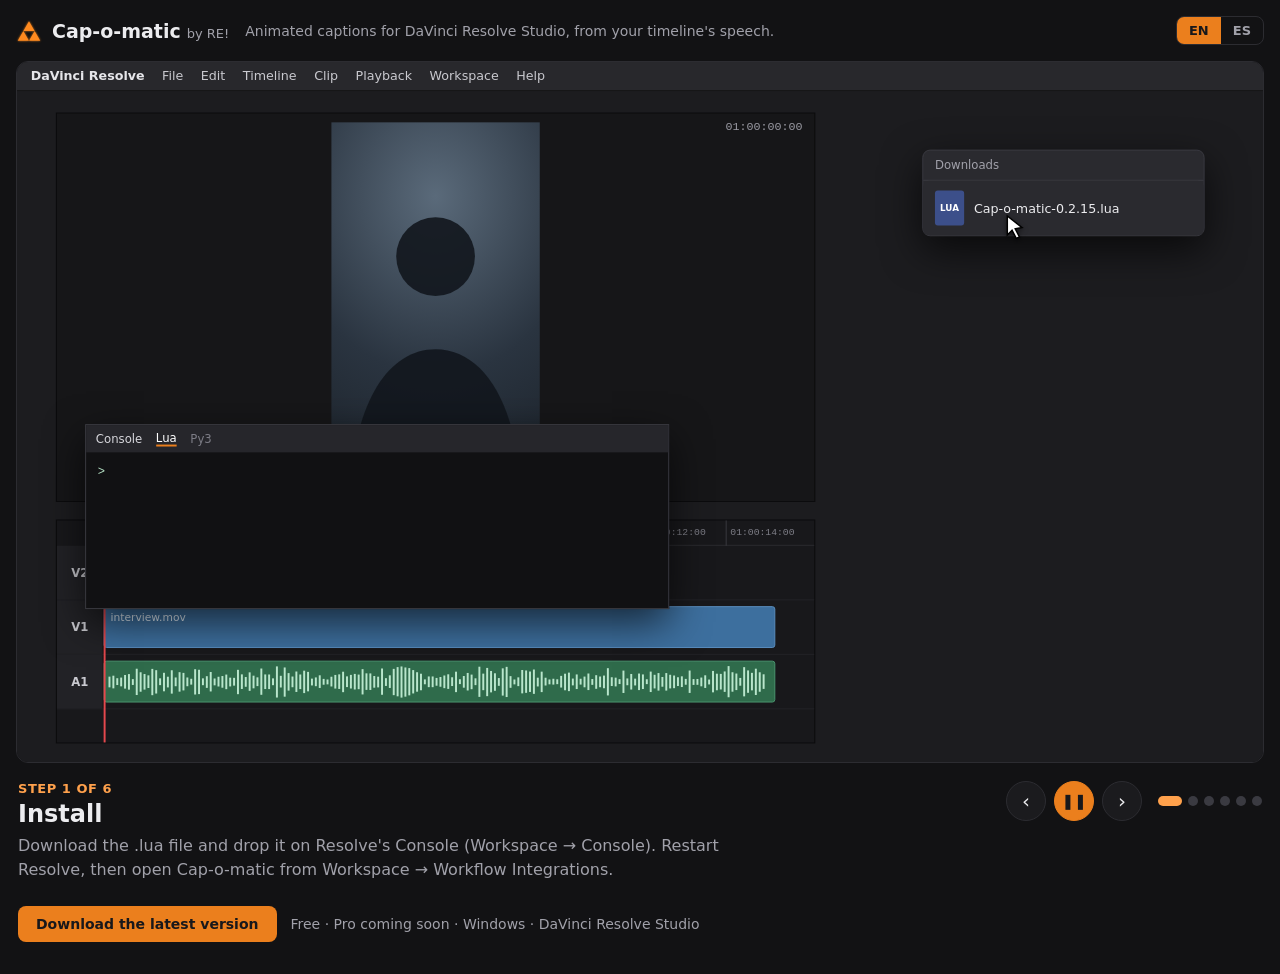
<file: index.html>
<!DOCTYPE html>
<html lang="en"><head><meta charset="UTF-8"><title>Cap-o-matic</title>
<meta http-equiv="refresh" content="0; url=tour/"><link rel="canonical" href="tour/">
<script>location.replace('tour/' + location.search);</script></head>
<body style="background:#121214;color:#ececef;font-family:system-ui,sans-serif"><a href="tour/" style="color:#ff6b3d">Cap-o-matic walkthrough</a></body></html>
</file>
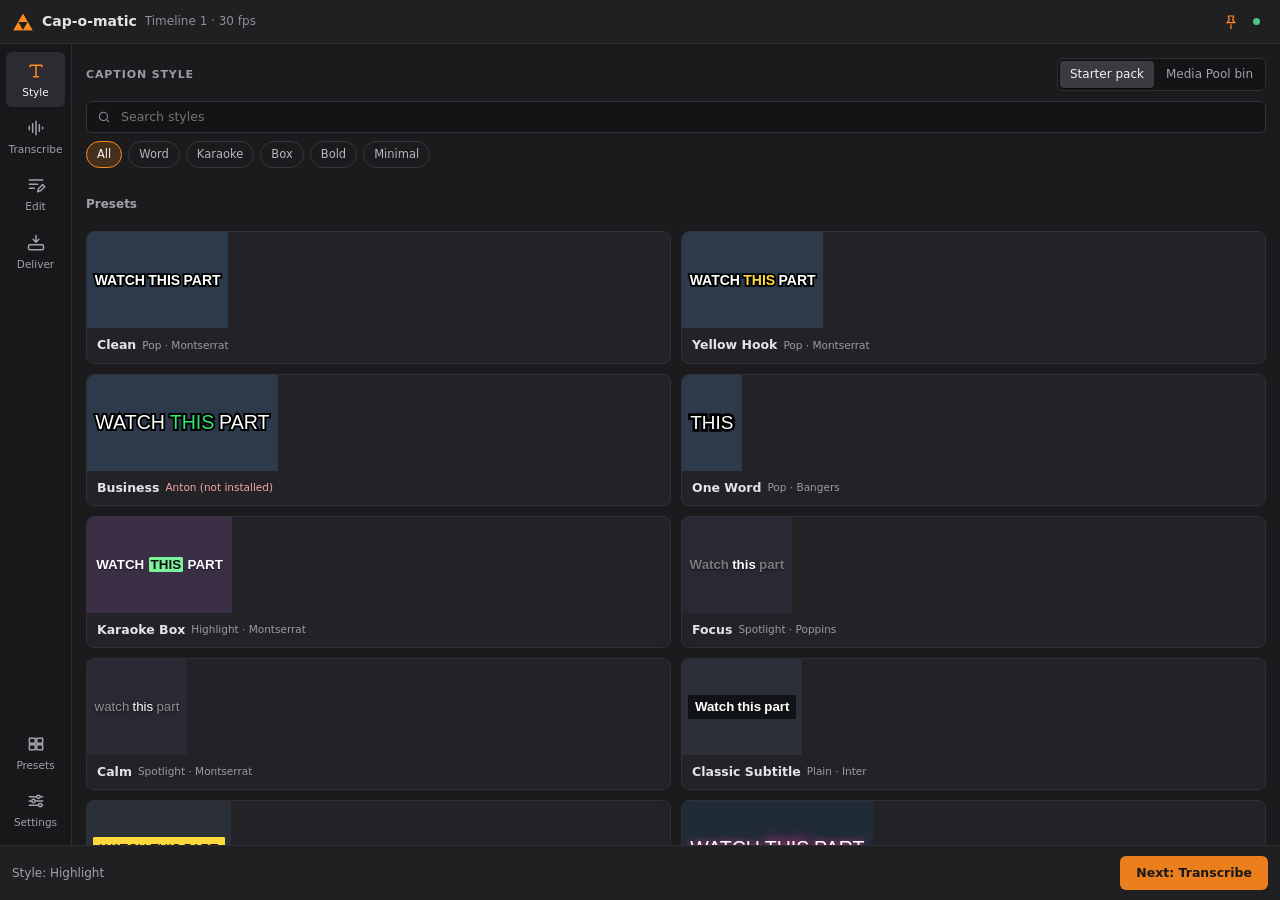
<file: plugin/index.html>
<!DOCTYPE html>
<html lang="en">
<head>
<meta charset="UTF-8">
<meta http-equiv="Content-Security-Policy" content="default-src 'self'; script-src 'self'; style-src 'self' 'unsafe-inline'; img-src 'self' data:; connect-src 'self'">
<title>Cap-o-matic</title>
<link rel="stylesheet" href="css/app.css">
</head>
<body>
<div class="app">
  <header class="top">
    <div class="brand">
      <img class="logo" src="assets/logo.svg" alt="" width="22" height="22">
      <span class="name">Cap-o-matic</span>
      <span class="tl" id="tlInfo"></span>
    </div>
    <div class="top-tools">
      <button class="upd-pill" id="updBtn" type="button" hidden></button>
      <button class="pin" id="pinBtn" type="button"></button>
      <button class="conn" id="connBtn" type="button" title="Reload from Resolve"><span class="dot" id="connDot"></span><span id="connText"></span></button>
    </div>
  </header>
  <div class="body">
    <nav class="rail" id="rail" aria-label="Steps"></nav>
    <main class="screen" id="screen"></main>
  </div>
  <footer class="bottom" id="footer"></footer>
</div>
<script src="core/timecode.js"></script>
<script src="core/transcript.js"></script>
<script src="core/phrases.js"></script>
<script src="core/srt.js"></script>
<script src="core/edit.js"></script>
<script src="core/spell.js"></script>
<script src="core/textfx.js"></script>
<script src="core/fonts.js"></script>
<script src="core/whip.js"></script>
<script src="core/presets.js"></script>
<script src="core/builtins.js"></script>
<script src="core/timing.js"></script>
<script src="js/i18n.js"></script>
<script src="js/dom.js"></script>
<script src="js/styles.js"></script>
<script src="js/mock.js"></script>
<script src="js/app.js"></script>
</body>
</html>
</file>
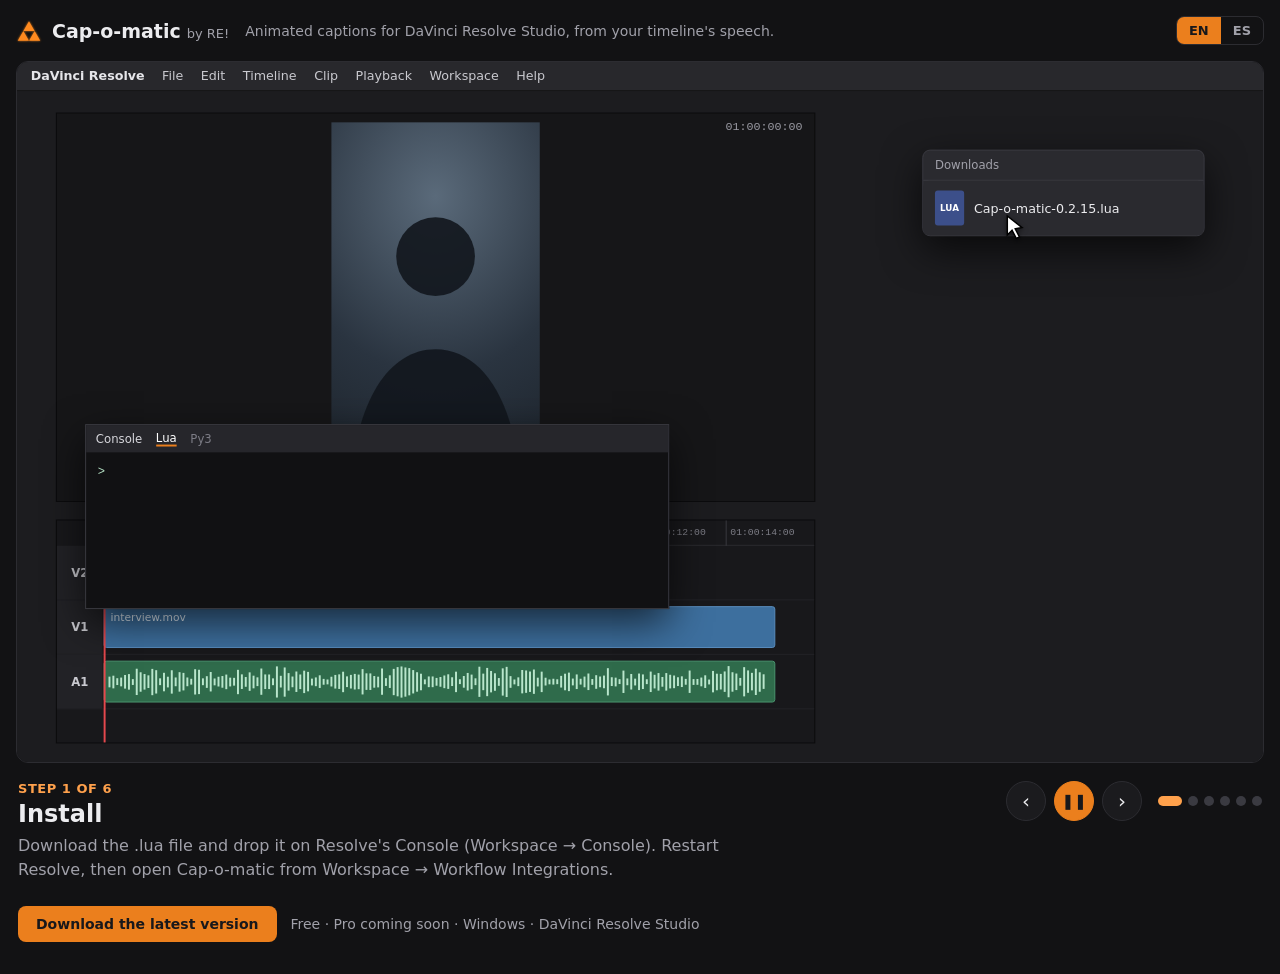
<file: tour/index.html>
<!DOCTYPE html>
<html lang="en">
<head>
<meta charset="UTF-8">
<meta name="viewport" content="width=device-width, initial-scale=1">
<title>Cap-o-matic walkthrough</title>
<meta name="description" content="How Cap-o-matic works: animated captions for DaVinci Resolve Studio, in six short steps.">
<link rel="icon" href="favicon.svg">
<link rel="stylesheet" href="fonts.css">
<link rel="stylesheet" href="tour.css">
</head>
<body>
<header class="head">
  <div class="brand"><img src="../plugin/assets/logo.svg" alt="" width="26" height="26"><span>Cap-o-matic</span><span class="by" data-t="by"></span></div>
  <p class="tag" data-t="tagline"></p>
  <div class="lang" role="group" aria-label="Language">
    <button type="button" data-lang="en">EN</button>
    <button type="button" data-lang="es">ES</button>
  </div>
</header>

<main>
  <div class="frame" id="frame">
    <div class="stage" id="stage" aria-hidden="true">
      <!-- A drawn DaVinci Resolve: menu bar, viewer, timeline, Console. The panel on the right is the real one. -->
      <div class="menubar">
        <span class="app">DaVinci Resolve</span><span>File</span><span>Edit</span><span>Timeline</span><span>Clip</span><span>Playback</span>
        <span id="mWorkspace">Workspace</span><span>Help</span>
      </div>
      <div class="menu" id="menu">
        <div>Remote Monitoring</div><div>Console</div><div>Scripts</div>
        <div class="sub" id="mWI">Workflow Integrations <i>›</i></div>
        <div class="submenu" id="submenu"><div id="mCap">Cap-o-matic</div></div>
      </div>

      <div class="viewer">
        <div class="shot">
          <svg viewBox="0 0 90 160" class="person"><circle cx="45" cy="58" r="17"/><path d="M8 160c2-40 17-62 37-62s35 22 37 62z"/></svg>
          <div class="cap" id="viewerCap"></div>
        </div>
        <div class="tcode" id="tcode">01:00:00:00</div>
      </div>

      <div class="timeline" id="timeline">
        <div class="ruler" id="ruler"></div>
        <div class="track v2"><b>V2</b><div class="lane" id="capLane"></div></div>
        <div class="track v1"><b>V1</b><div class="lane"><div class="clip video">interview.mov</div></div></div>
        <div class="track a1"><b>A1</b><div class="lane"><div class="clip audio" id="wave"></div></div></div>
        <div class="playhead" id="playhead"></div>
      </div>

      <div class="console" id="console">
        <div class="ctop"><span>Console</span><em>Lua</em><em class="off">Py3</em></div>
        <pre id="consoleText"></pre>
      </div>

      <div class="downloads" id="downloads">
        <div class="dtop" data-t="downloads"></div>
        <div class="file" id="file"><span class="ico">LUA</span><span>Cap-o-matic-0.2.15.lua</span></div>
      </div>

      <div class="restart" id="restart" data-t="restarting"></div>

      <div class="panel" id="panelBox"><iframe id="panel" title="Cap-o-matic panel" tabindex="-1"></iframe></div>

      <div class="cursor" id="cursor"><svg viewBox="0 0 20 24"><path d="M2 2l14 11-6.5 1.2 4 7.6-3 1.4-4-7.6L2 20z"/></svg><span class="ring" id="ring"></span></div>

      <div class="end" id="end">
        <div class="end-card">
          <img src="../plugin/assets/logo.svg" alt="" width="54" height="54">
          <h2 data-t="endTitle"></h2>
          <p data-t="endText"></p>
        </div>
      </div>
    </div>
  </div>

  <section class="steps" aria-live="polite">
    <div class="step-text">
      <p class="count" id="count"></p>
      <h1 id="title"></h1>
      <p id="text"></p>
    </div>
    <div class="controls">
      <button type="button" id="prev" class="ctl" data-t-label="back">‹</button>
      <button type="button" id="play" class="ctl play"></button>
      <button type="button" id="next" class="ctl" data-t-label="next">›</button>
      <div class="dots" id="dots"></div>
    </div>
  </section>

  <p class="get">
    <a class="cta" href="https://github.com/maxpiens82/cap-o-matic-releases/releases/latest" data-t="download"></a>
    <span data-t="needs"></span>
  </p>
</main>

<script src="tour.js"></script>
</body>
</html>
</file>
<file: plugin/css/app.css>
:root {
    --bg: #1b1b1d;
    --bar: #202023;
    --rail: #18181a;
    --field: #141416;
    --raised: #26262a;
    --line: #2e2e33;
    --line-2: #34343a;
    --text: #e4e4e7;
    --text-strong: #f4f4f5;
    --muted: #a1a1aa;
    --muted-2: #8e8e96;
    /* Accent: Cap-o-matic's HUD orange (docs/BRAND.md section 11; it replaced RE!'s red). Text on an orange
       fill is dark (--accent-ink, 6.4:1 on --accent-strong); white fails on orange. Small text on dark uses
       the lighter --accent-text. */
    --accent: #ff8a1f;
    --accent-strong: #eb7f1d;
    --accent-text: #ffa14c;
    --accent-tint: rgba(255, 138, 31, .18);
    --accent-ink: #18181b;
    --ok: #4cc38a;
    --bad: #e5484d;
    --sans: "IBM Plex Sans", "Segoe UI Variable Text", "Segoe UI", system-ui, sans-serif;
    --mono: "IBM Plex Mono", "Cascadia Mono", Consolas, monospace;
}

* { box-sizing: border-box; }
html, body { height: 100%; margin: 0; }
body { background: var(--bg); color: var(--text); font: 13px/1.45 var(--sans); overflow: hidden; }
button, input, select { font: inherit; color: inherit; }
button { cursor: pointer; }
button:disabled { cursor: default; opacity: .45; }
:focus-visible { outline: 2px solid var(--accent); outline-offset: 1px; }

.app { display: flex; flex-direction: column; height: 100vh; }

/* Header */
/* The header is also the window's title bar: it drags the window and leaves room on the right
   for the Windows caption buttons (env() falls back to the full width outside Electron). */
.top { height: 44px; flex-shrink: 0; display: flex; align-items: center; justify-content: space-between; gap: 8px; padding: 0 calc(100vw - env(titlebar-area-width, 100vw) + 8px) 0 12px; background: var(--bar); border-bottom: 1px solid var(--line); -webkit-app-region: drag; user-select: none; }
.top button { -webkit-app-region: no-drag; }
.brand { display: flex; align-items: center; gap: 8px; min-width: 0; flex: 1; }
.native-titlebar .brand .logo, .native-titlebar .brand .name { display: none; }
.brand .logo { display: block; flex-shrink: 0; }
.brand .name { font-weight: 600; font-size: 14px; color: var(--text); white-space: nowrap; flex-shrink: 0; }
/* A long timeline name is what gives way: it shrinks with an ellipsis, the brand never wraps. */
.brand .tl { min-width: 0; color: var(--muted-2); font-size: 12px; white-space: nowrap; overflow: hidden; text-overflow: ellipsis; }
.top-tools { display: flex; align-items: center; gap: 2px; }
/* A newer version found when the panel opened: stays in the header until installed. */
.upd-pill { height: 24px; margin-right: 4px; padding: 0 10px; border: 0; border-radius: 12px; background: var(--accent); color: #1a1205; font-size: 11.5px; font-weight: 600; white-space: nowrap; cursor: pointer; }
.upd-pill:hover { filter: brightness(1.08); }
.upd-pill[hidden] { display: none; }
.pin { display: flex; align-items: center; justify-content: center; width: 28px; height: 28px; padding: 0; border: 0; border-radius: 4px; background: none; color: var(--muted-2); }
.pin:hover { background: #2b2b31; color: var(--text); }
.pin.on { color: var(--accent); }
.conn { display: flex; align-items: center; gap: 6px; background: none; border: 0; color: var(--muted); font-size: 12px; padding: 6px; border-radius: 4px; white-space: nowrap; }
.conn:hover { background: #2b2b31; }
.dot { width: 7px; height: 7px; border-radius: 50%; background: var(--muted-2); }
.dot.ok { background: var(--ok); }
.dot.bad { background: var(--bad); }

/* Rail */
.body { flex: 1; display: flex; min-height: 0; }
.rail { width: 72px; flex-shrink: 0; display: flex; flex-direction: column; gap: 2px; padding: 8px 6px; background: var(--rail); border-right: 1px solid var(--line); }
.rail .spacer { flex: 1; }
.nav { display: flex; flex-direction: column; align-items: center; gap: 4px; width: 100%; padding: 9px 0 7px; border: 0; border-radius: 6px; background: transparent; color: var(--muted); font-size: 10.5px; font-weight: 500; }
.nav:hover { color: var(--text); }
.nav.on { background: #2b2b31; color: var(--text-strong); }
.nav.on svg { color: var(--accent); }

/* Screen */
.screen { flex: 1; min-width: 0; overflow-y: auto; padding-bottom: 16px; }
.section { margin: 0; padding: 16px 14px 8px; font-size: 11px; letter-spacing: .08em; text-transform: uppercase; color: #9a9aa3; font-weight: 600; }
/* Wraps when a language's labels don't fit beside the title (Spanish on the Style screen). */
.section-row { display: flex; flex-wrap: wrap; align-items: center; justify-content: space-between; gap: 8px; padding: 14px 14px 10px; }
.section-row .section { padding: 0; white-space: nowrap; }
.sub-head { padding: 12px 14px 6px; font-size: 12px; font-weight: 600; color: var(--muted); }
.pad { padding: 0 14px; }
.hint { margin: 0 14px 10px; font-size: 12px; color: var(--muted); line-height: 1.5; }

.seg { display: flex; gap: 2px; background: var(--field); border: 1px solid var(--line); border-radius: 6px; padding: 2px; }
.seg button { flex: 1; border: 0; border-radius: 4px; padding: 5px 10px; font-size: 12px; font-weight: 500; white-space: nowrap; background: transparent; color: var(--muted); }
.seg button.on { background: #3a3a41; color: var(--text-strong); box-shadow: 0 1px 0 rgba(0,0,0,.4); }
.seg button .whip-icon { display: block; width: 44px; height: 22px; margin: -3px auto; fill: none; stroke: currentColor; stroke-width: 1.4; stroke-linecap: round; stroke-linejoin: round; }
.whip-icon .word { fill: currentColor; stroke: none; }
.whip-icon .came { stroke-dasharray: 1.5 2.5; opacity: .55; }

.row { display: grid; grid-template-columns: 96px minmax(0, 1fr); align-items: center; gap: 10px; padding: 4px 14px; }
.row.top-align { align-items: start; }
.row.slider { grid-template-columns: 96px minmax(0, 1fr) 44px; }
.lbl { color: var(--muted); font-size: 12px; }
.val { font-family: var(--mono); font-size: 12px; text-align: center; background: var(--field); border: 1px solid var(--line-2); border-radius: 4px; padding: 3px 0; }
input[type=range] { width: 100%; accent-color: var(--accent); }
input[type=checkbox] { width: 15px; height: 15px; margin: 0; accent-color: var(--accent); }
.field { width: 100%; height: 30px; background: var(--field); color: var(--text); border: 1px solid var(--line-2); border-radius: 5px; padding: 0 8px; font-size: 12.5px; }
.field.small { width: 64px; height: 26px; font-family: var(--mono); font-size: 12px; padding: 0 6px; }
.check { display: flex; align-items: center; gap: 8px; padding: 5px 14px; color: #d4d4d8; }
.check-list { display: flex; flex-direction: column; gap: 4px; }
.check-list label { display: flex; align-items: center; gap: 8px; color: #d4d4d8; }
.check-list .meta { color: var(--muted-2); font-size: 11.5px; }

.search { display: flex; align-items: center; gap: 8px; height: 32px; padding: 0 10px; background: var(--field); border: 1px solid var(--line-2); border-radius: 6px; color: var(--muted-2); }
.search input { flex: 1; min-width: 0; background: transparent; border: 0; outline: none; color: var(--text); font-size: 12.5px; }
.chips { display: flex; flex-wrap: wrap; gap: 6px; }
.chip { border-radius: 999px; padding: 4px 10px; font-size: 11.5px; font-weight: 500; border: 1px solid #36363c; background: transparent; color: #b4b4bc; }
.chip.on { border-color: var(--accent); background: var(--accent-tint); color: var(--text-strong); }

.tiles { display: grid; grid-template-columns: repeat(2, minmax(0, 1fr)); gap: 10px; padding: 0 14px; }
.tile { display: flex; flex-direction: column; padding: 0; border-radius: 8px; overflow: hidden; text-align: left; background: #232327; border: 1px solid #303036; }
.tile.on { border-color: var(--accent); box-shadow: 0 0 0 1px var(--accent); }
.stage { height: 96px; display: flex; align-items: center; justify-content: center; text-align: center; padding: 0 6px; font-size: 14px; line-height: 1.15; overflow: hidden; }
.stage > span { white-space: nowrap; }
.stage span span { margin: 0 .12em; }
.tile-meta { display: flex; align-items: center; justify-content: space-between; gap: 6px; padding: 8px 10px; }
.tile-meta .n { font-weight: 600; font-size: 12.5px; color: var(--text); }
.tile-meta .t { font-size: 10.5px; color: #9a9aa3; }

.list-item { display: flex; align-items: center; gap: 10px; width: 100%; padding: 10px 12px; border-radius: 6px; font-size: 12.5px; background: var(--bar); border: 1px solid var(--line); text-align: left; }
.list-item.on { background: #26262b; border-color: var(--accent); }
.radio { width: 14px; height: 14px; border-radius: 50%; flex-shrink: 0; border: 1.5px solid #6a6a72; }
.list-item.on .radio { border: 4px solid var(--accent); }
.stack { display: flex; flex-direction: column; gap: 8px; }

.note { margin: 6px 14px 0; padding: 8px 10px; background: var(--bar); border: 1px solid var(--line); border-radius: 6px; font-size: 12px; color: var(--muted); line-height: 1.5; }
.note.ok { background: #1d2922; border-color: #2f4a3a; color: #bfead0; }
.note.err { background: #2a1c1d; border-color: #5a2a2d; color: #f3c1c3; }
.note strong { color: var(--text); font-weight: 600; }

.preview { margin: 10px 14px 0; background: var(--field); border: 1px solid var(--line); border-radius: 6px; overflow: hidden; }
.preview .head { display: flex; justify-content: space-between; padding: 7px 10px; font-size: 11px; letter-spacing: .06em; color: #9a9aa3; border-bottom: 1px solid var(--line); }
.preview .item { display: flex; gap: 10px; padding: 7px 10px; border-bottom: 1px solid #222226; font-size: 12.5px; white-space: pre-line; }
.preview .item:last-child { border-bottom: 0; }
.preview .num { font-family: var(--mono); color: var(--muted-2); width: 20px; flex-shrink: 0; }

.dropzone { margin: 0 14px; padding: 20px 12px; border: 1px dashed #4a4a52; border-radius: 8px; color: var(--muted); display: flex; flex-direction: column; align-items: center; gap: 10px; text-align: center; }
.dropzone.over { border-color: var(--accent); color: var(--text); }

.caps { border-top: 1px solid #26262a; }
.cap { display: grid; grid-template-columns: 82px minmax(0, 1fr) 28px; gap: 8px; align-items: start; padding: 8px 14px 4px; border-bottom: 1px solid #26262a; }
.cap.sel { background: var(--bar); }
.cap.play { box-shadow: inset 3px 0 0 var(--accent); }
.cap .tc { display: flex; flex-direction: column; align-items: flex-start; gap: 2px; padding: 3px 4px; margin: -3px 0 0 -4px; border: 0; border-radius: 4px; background: none; font-family: var(--mono); font-size: 11px; color: var(--muted-2); text-align: left; }
.cap .tc:hover { background: #2b2b31; color: var(--text); }
.cap.sel .tc { color: var(--text); }
.line { display: flex; flex-wrap: wrap; align-items: center; }
.word { border: 1px solid var(--line-2); background: var(--raised); color: var(--text); border-radius: 4px; padding: 3px 6px; margin: 0 4px 4px 0; font-size: 13px; line-height: 1.3; }
.word:hover { border-color: #55555e; }
/* Spell check marks: a close call to review, a fix made for you, the word under review. */
.word.sp-unsure { text-decoration: underline wavy var(--bad); text-underline-offset: 3px; }
.word.sp-fixed { text-decoration: underline dotted var(--ok); text-underline-offset: 3px; }
.word.sp-on { box-shadow: 0 0 0 2px var(--accent); }
/* Prune: a pruned word stays in its place, struck through, until it's kept again. */
.word.pruned { color: var(--muted-2); background: transparent; border-style: dashed; text-decoration: line-through; opacity: 0.7; }
.word.pruned:hover { opacity: 1; }
.prune-actions { display: flex; align-items: center; gap: 10px; flex-wrap: wrap; }
/* Edit: title, modes, hint or brush, spelling bar stay at the top; only the captions scroll. */
.ed-sticky { position: sticky; top: 0; z-index: 5; background: var(--bg); padding-bottom: 2px; border-bottom: 1px solid transparent; }
.screen.scrolled .ed-sticky { border-bottom-color: var(--line); box-shadow: 0 8px 18px rgba(0, 0, 0, .45); }
#capList .cap { scroll-margin-top: var(--ed-sticky-h, 0px); }
.spell-bar { margin: 0 14px 10px; padding: 8px 10px; border: 1px solid var(--line-2); border-radius: 6px; background: var(--raised); }
.sp-head { display: flex; align-items: center; justify-content: space-between; gap: 8px; font-size: 12px; color: var(--muted); }
.sp-q { margin: 6px 0; font-size: 12.5px; color: var(--text); }
.sp-choices { display: flex; flex-wrap: wrap; align-items: center; gap: 6px; }
.sp-type { display: flex; align-items: center; gap: 6px; margin-top: 6px; }
.sp-type .field { flex: 1; min-width: 0; height: 28px; font-size: 13px; }
.lb-mark { color: var(--muted-2); font-size: 12px; margin: 0 0 4px; }
.field.spell { height: 30px; margin-bottom: 4px; font-size: 13px; }
.nudge { grid-column: 1 / -1; display: flex; flex-wrap: wrap; align-items: center; gap: 4px; padding: 2px 0 6px; }
.nudge .tcv { font-family: var(--mono); font-size: 11.5px; min-width: 82px; text-align: center; }
.icon-btn.step { width: 26px; height: 26px; font-size: 15px; line-height: 1; }
.tools { display: flex; gap: 4px; }
.brush { margin: 0 14px 10px; padding: 10px; background: var(--bar); border: 1px solid var(--line); border-radius: 6px; display: flex; flex-direction: column; gap: 8px; }
.brush .row { grid-template-columns: 56px minmax(0, 1fr); }
.swatches { display: flex; flex-wrap: wrap; align-items: center; gap: 6px; }   /* a long row wraps; the swatches never squash */
.swatch { flex-shrink: 0; width: 24px; height: 24px; border-radius: 50%; padding: 0; border: 2px solid var(--bar); box-shadow: 0 0 0 1px #3a3a41; }
.swatch.on { box-shadow: 0 0 0 2px var(--text-strong); }
.swatch-custom { flex-shrink: 0; width: 28px; height: 26px; padding: 0 2px; border: 1px solid var(--line-2); border-radius: 4px; background: var(--field); cursor: pointer; }

.empty { margin: 40px 24px; text-align: center; color: var(--muted); line-height: 1.6; }
.empty strong { display: block; color: var(--text); font-size: 14px; margin-bottom: 4px; }

/* Deliver */
.pv-tools { display: flex; flex-wrap: wrap; align-items: center; justify-content: space-between; gap: 6px 8px; padding: 0 14px 8px; }
.pv-zone-pick { display: flex; align-items: center; gap: 6px; font-size: 12px; color: var(--muted); white-space: nowrap; }
.pv-zone-pick .field { width: auto; height: 26px; padding: 0 6px; }
.stepper { display: flex; align-items: center; gap: 4px; margin-left: auto; font-size: 12px; color: var(--muted); white-space: nowrap; }
.stepper .icon-btn { width: 24px; height: 24px; font-size: 15px; }
.mono { font-family: var(--mono); min-width: 54px; text-align: center; }
.pv-wrap { display: flex; flex-direction: column; align-items: center; gap: 6px; padding: 0 14px 4px; }
/* The preview section (mask, caption stepper, frame) stays at the top while Deliver's settings
   scroll underneath; the shadow appears only once something is under it. */
.pv-sticky { position: sticky; top: 0; z-index: 5; padding: 8px 0 6px; background: var(--bg); border-bottom: 1px solid transparent; }
.screen.scrolled .pv-sticky { border-bottom-color: var(--line); box-shadow: 0 8px 18px rgba(0, 0, 0, .45); }
/* On the frame, so showing it moves nothing below. */
.pv-warn { position: absolute; left: 0; right: 0; top: 0; z-index: 3; padding: 5px 7px; font-size: 11px; line-height: 1.35; color: #fff; text-align: center; background: rgba(150, 28, 32, .9); }
.pv-frame.over { box-shadow: 0 0 0 2px var(--bad); }
.pv-frame { position: relative; overflow: hidden; flex-shrink: 0; border-radius: 4px; background: #2a3038; box-shadow: 0 0 0 1px var(--line-2); }
/* The stand-in person (assets/silhouette.svg), whole: head top at 27 % of the frame (like the owner's 9:16 test
   clip), feet just above the bottom. */
.pv-figure { position: absolute; left: 50%; top: 27%; height: 69%; transform: translateX(-50%); pointer-events: none; }
.pv-guide { position: absolute; inset: 0; width: 100%; height: 100%; opacity: .7; pointer-events: none; }   /* the mask's opacity (resolve.js GUIDE_OPACITY) */
.swatch-custom.on { outline: 2px solid var(--text-strong); outline-offset: 1px; }
.swatch-pick { flex-shrink: 0; width: 28px; height: 26px; padding: 0; display: inline-flex; align-items: center; justify-content: center; border: 1px solid var(--line-2); border-radius: 4px; background: var(--field); color: var(--muted); }
.swatch-pick:hover { color: var(--text-strong); border-color: var(--muted-2); }
/* No automatic wrapping: like Text+, a caption only breaks at its own line break. */
.pv-cap { position: absolute; transform: translate(-50%, -50%); white-space: nowrap; text-align: center; line-height: 1.2; }
/* Pop's spoken word, keyed like the comp: 60 % → 110 % at frame 2 → 100 % at frame 5 (30 fps). */
@keyframes cap-pop { 0% { transform: scale(.6); } 40% { transform: scale(1.1); } 100% { transform: scale(1); } }
.swatch.none { background: linear-gradient(135deg, transparent 44%, #a1a1aa 44%, #a1a1aa 56%, transparent 56%), var(--field); }
.chip.punct { min-width: 32px; font-family: var(--mono); }
/* Whip: the preview canvas over the frame (words drag on it), the gallery stills, the angle dial. */
.pv-canvas { position: absolute; inset: 0; width: 100%; height: 100%; touch-action: none; }
.pv-canvas.over { cursor: grab; }
.pv-canvas.dragging { cursor: grabbing; }
.whip-still { display: block; width: 100%; height: 100%; object-fit: contain; }
.dial-cell { display: flex; align-items: center; }
.dial { width: 44px; height: 44px; border-radius: 50%; touch-action: none; cursor: grab; }
.dial.held { cursor: grabbing; }
.dial svg { display: block; width: 100%; height: 100%; }
.dial .ring { fill: var(--field); stroke: var(--line-2); stroke-width: 1.5; }
.dial:hover .ring { stroke: var(--muted-2); }
.dial .tick { stroke: var(--muted-2); stroke-width: 1.5; stroke-linecap: round; }
.dial .needle { stroke: var(--accent); stroke-width: 2.4; stroke-linecap: round; }
.dial .head { fill: var(--accent); }
.dial .hub { fill: var(--text-strong); }
.progress { flex: 1; min-width: 0; display: flex; align-items: center; gap: 8px; font-size: 12px; color: var(--muted); white-space: nowrap; }
.progress .track { flex: 1; height: 6px; border-radius: 3px; background: var(--field); border: 1px solid var(--line); overflow: hidden; }
.progress .fill { height: 100%; background: var(--accent); transition: width .15s; }

/* Buttons */
.btn { height: 34px; padding: 0 14px; border-radius: 6px; font-size: 12.5px; white-space: nowrap; border: 1px solid #3a3a41; background: #2a2a2f; color: var(--text); font-weight: 500; }
.btn.block { width: 100%; }
.btn.primary { border: 0; background: var(--accent-strong); color: var(--accent-ink); font-weight: 600; padding: 0 16px; }
.btn.primary:hover:not(:disabled) { background: var(--accent); }
.btn.ghost { background: transparent; color: #d4d4d8; font-size: 12px; padding: 0 10px; }
.btn.small { height: 28px; font-size: 12px; padding: 0 10px; }
.btn.danger { border-color: #7a3236; background: #5a2a2d; color: #fff; font-weight: 600; }
.btn.danger:hover { background: #6e2f33; }
.icon-btn { display: flex; align-items: center; justify-content: center; width: 28px; height: 28px; padding: 0; background: transparent; border: 1px solid var(--line-2); border-radius: 4px; color: #c4c4cc; }
/* Section reset (Deliver), borderless like Resolve's Inspector reset arrows; dim when there's nothing to reset. */
.icon-btn.reset { width: 26px; height: 26px; border-color: transparent; color: var(--muted-2); }
.icon-btn.reset:hover:not(:disabled) { color: var(--text-strong); background: var(--raised); }
.icon-btn.reset:disabled { opacity: .35; cursor: default; }
.linklike { background: none; border: 0; padding: 0; color: var(--accent-text); text-decoration: underline; font-size: 12px; }
.track-err { display: flex; flex-wrap: wrap; gap: 4px 10px; align-items: baseline; font-size: 12px; color: #f3a6a9; }

/* Footer */
.bottom { flex-shrink: 0; padding: 10px 12px; background: var(--bar); border-top: 1px solid var(--line); }
.bottom .bar { display: flex; align-items: center; gap: 8px; min-height: 34px; }
/* Warnings and errors end with what to do next, so they wrap instead of being cut to one line. */
.bottom .msg { flex: 1; min-width: 0; font-size: 12px; line-height: 1.35; color: var(--muted); overflow: hidden; overflow-wrap: anywhere; display: -webkit-box; -webkit-box-orient: vertical; -webkit-line-clamp: 4; }
.bottom .msg.err { color: #f3a6a9; }

.spinner { width: 14px; height: 14px; border-radius: 50%; border: 2px solid #4a4a52; border-top-color: var(--accent); animation: spin .8s linear infinite; flex-shrink: 0; }
@keyframes spin { to { transform: rotate(360deg); } }
.busy { display: flex; align-items: center; gap: 10px; }
.tile-meta .t.missing { color: #f3a6a9; }
.from-pack { margin-left: 8px; font-size: 11px; color: #9a9aa3; }
</file>
<file: tour/fonts.css>
/* The bundled OFL fonts (installer/fonts), so the walkthrough looks the same on computers without them. */
@font-face { font-family: 'Montserrat'; font-weight: 800; font-style: normal; font-display: swap; src: url('../installer/fonts/Montserrat/Montserrat-ExtraBold.ttf') format('truetype'); }
@font-face { font-family: 'Montserrat'; font-weight: 500; font-style: normal; font-display: swap; src: url('../installer/fonts/Montserrat/Montserrat-Medium.ttf') format('truetype'); }
@font-face { font-family: 'Anton'; font-weight: 400; font-style: normal; font-display: swap; src: url('../installer/fonts/Anton/Anton-Regular.ttf') format('truetype'); }
@font-face { font-family: 'Archivo Black'; font-weight: 400; font-style: normal; font-display: swap; src: url('../installer/fonts/Archivo Black/ArchivoBlack-Regular.ttf') format('truetype'); }
@font-face { font-family: 'Bangers'; font-weight: 400; font-style: normal; font-display: swap; src: url('../installer/fonts/Bangers/Bangers-Regular.ttf') format('truetype'); }
@font-face { font-family: 'Bebas Neue'; font-weight: 400; font-style: normal; font-display: swap; src: url('../installer/fonts/Bebas Neue/BebasNeue-Regular.ttf') format('truetype'); }
@font-face { font-family: 'Inter'; font-weight: 600; font-style: normal; font-display: swap; src: url('../installer/fonts/Inter/Inter-SemiBold.ttf') format('truetype'); }
@font-face { font-family: 'Poppins'; font-weight: 700; font-style: normal; font-display: swap; src: url('../installer/fonts/Poppins/Poppins-Bold.ttf') format('truetype'); }
@font-face { font-family: 'Space Mono'; font-weight: 700; font-style: normal; font-display: swap; src: url('../installer/fonts/Space Mono/SpaceMono-Bold.ttf') format('truetype'); }
@font-face { font-family: 'TikTok Sans'; font-weight: 600; font-style: normal; font-display: swap; src: url('../installer/fonts/TikTok Sans/TikTokSans36pt-SemiBold.ttf') format('truetype'); }
</file>
<file: tour/tour.css>
/* Cap-o-matic walkthrough. The stage is drawn at 1280×720 and scaled to fit (tour.js). */
:root {
    --bg: #121214;
    --surface: #1b1b1e;
    --line: #2c2c31;
    --text: #ececef;
    --muted: #a1a1aa;
    --accent: #eb7f1d;      /* Cap-o-matic's HUD orange (docs/BRAND.md section 11); dark text on it */
    --accent-2: #ffa14c;
    --accent-ink: #18181b;
    --teal: #2aa198;
    --ui: 'Segoe UI', system-ui, -apple-system, sans-serif;
}
* { box-sizing: border-box; }
html, body { margin: 0; background: var(--bg); color: var(--text); font-family: var(--ui); }
body { min-height: 100vh; }
button { font: inherit; color: inherit; cursor: pointer; }

.head { display: flex; align-items: center; gap: 16px; max-width: 1280px; margin: 0 auto; padding: 16px; flex-wrap: wrap; }
.brand { display: flex; align-items: center; gap: 10px; font-weight: 700; font-size: 19px; }
.brand .by { font-weight: 500; font-size: 13px; color: var(--muted); align-self: flex-end; margin: 0 0 3px -4px; }
.tag { margin: 0; color: var(--muted); font-size: 14px; flex: 1; min-width: 200px; }
.lang { display: flex; border: 1px solid var(--line); border-radius: 8px; overflow: hidden; }
.lang button { background: none; border: 0; padding: 6px 12px; font-size: 13px; font-weight: 600; color: var(--muted); }
.lang button[aria-pressed="true"] { background: var(--accent); color: var(--accent-ink); }

main { max-width: 1280px; margin: 0 auto; padding: 0 16px 32px; }
.frame { position: relative; width: 100%; aspect-ratio: 16 / 9; overflow: hidden; border-radius: 12px; border: 1px solid var(--line); background: #0d0d0f; }
.stage { position: absolute; left: 0; top: 0; width: 1280px; height: 720px; transform-origin: 0 0; background: #1c1c1f; overflow: hidden; font-size: 13px; }

/* ---- drawn Resolve ---- */
.menubar { height: 30px; display: flex; align-items: center; gap: 18px; padding: 0 14px; background: #28282c; color: #c9c9cf; font-size: 13px; border-bottom: 1px solid #111; }
.menubar .app { font-weight: 700; color: #e6e6ea; }
.menubar span.open { background: #3b3b42; border-radius: 3px; padding: 2px 6px; margin: -2px -6px; }
.menu { position: absolute; left: 410px; top: 30px; width: 230px; background: #2b2b30; border: 1px solid #141416; box-shadow: 0 10px 30px #0008; padding: 6px 0; color: #d6d6db; opacity: 0; pointer-events: none; transition: opacity .15s; z-index: 6; }
.menu.show { opacity: 1; }
.menu > div { padding: 6px 14px; display: flex; justify-content: space-between; }
.menu .sub.on, .submenu div.on { background: #3e3e46; }
.submenu { position: absolute; left: 229px; top: 99px; width: 170px; background: #2b2b30; border: 1px solid #141416; padding: 6px 0; opacity: 0; transition: opacity .15s; }
.submenu.show { opacity: 1; }
.submenu div { padding: 6px 14px; }

.viewer { position: absolute; left: 40px; top: 52px; width: 780px; height: 400px; background: #161618; border: 1px solid #0c0c0d; display: flex; align-items: center; justify-content: center; }
.shot { position: relative; width: 214px; height: 380px; background: radial-gradient(120% 80% at 50% 20%, #5a6a7a, #2a3440 60%, #1d242c); overflow: hidden; }
.person { position: absolute; left: 0; right: 0; bottom: 0; width: 100%; fill: #12171d; opacity: .9; }
.tcode { position: absolute; right: 12px; top: 8px; font: 12px/1 Consolas, monospace; color: #9a9aa3; }
.cap { position: absolute; left: 0; right: 0; top: 64%; transform: translateY(-50%); text-align: center; font-family: 'Montserrat', sans-serif; font-weight: 800; font-size: 19px; line-height: 1.2; color: #fff; text-transform: uppercase; padding: 0 8px; }
.cap span { display: inline-block; margin: 0 .1em; -webkit-text-stroke: .16em #000; paint-order: stroke fill; text-shadow: 0 2px 6px #0009; }
.cap span.on { color: #FFD93B; animation: pop .17s linear; }
@keyframes pop { 0% { transform: scale(.6); } 60% { transform: scale(1.12); } 100% { transform: scale(1); } }

.timeline { position: absolute; left: 40px; top: 470px; width: 780px; height: 230px; background: #18181b; border: 1px solid #0c0c0d; }
.ruler { position: relative; height: 26px; margin-left: 48px; border-bottom: 1px solid #2a2a2f; font: 10px/26px Consolas, monospace; color: #7d7d86; }
.ruler span { position: absolute; top: 0; padding-left: 4px; border-left: 1px solid #3a3a40; height: 26px; }
.track { position: relative; height: 56px; display: flex; border-bottom: 1px solid #222226; }
.track b { width: 48px; display: flex; align-items: center; justify-content: center; font-size: 12px; color: #c9c9cf; background: #222226; border-right: 1px solid #111; }
.lane { position: relative; flex: 1; }
.clip { position: absolute; top: 6px; bottom: 6px; border-radius: 3px; font-size: 11px; padding: 4px 6px; overflow: hidden; white-space: nowrap; }
.clip.video { left: 0; right: 40px; background: #3d6f9e; border: 1px solid #5a8ec0; color: #e5f0fa; }
.clip.audio { left: 0; right: 40px; background: #2f6b4b; border: 1px solid #4b9670; }
.clip.audio i { position: absolute; bottom: 50%; width: 2px; background: #b9e6cc; transform: translateY(50%); }
.clip.capclip { background: #1f8f87; border: 1px solid #3fc1b8; color: #e7fffd; font-size: 10px; padding: 3px 4px; transform-origin: left center; animation: grow .25s ease-out both; }
@keyframes grow { from { transform: scaleX(0); opacity: 0; } to { transform: none; opacity: 1; } }
.playhead { position: absolute; top: 0; bottom: 0; left: 48px; width: 2px; background: #e5484d; }
.playhead::before { content: ''; position: absolute; top: 0; left: -5px; border: 6px solid transparent; border-top-color: #e5484d; }

.console { position: absolute; left: 70px; top: 372px; width: 600px; height: 190px; background: #111113; border: 1px solid #3a3a41; box-shadow: 0 14px 40px #000a; opacity: 0; transform: translateY(10px); transition: opacity .25s, transform .25s; z-index: 4; }
.console.show { opacity: 1; transform: none; }
.console.drop { outline: 2px dashed var(--accent-2); outline-offset: -6px; }
.ctop { display: flex; gap: 14px; align-items: center; height: 28px; padding: 0 10px; background: #26262b; font-size: 12px; color: #d6d6db; }
.ctop em { font-style: normal; color: #fff; border-bottom: 2px solid var(--accent); }
.ctop em.off { color: #7d7d86; border: 0; }
.console pre { margin: 0; padding: 10px 12px; font: 12.5px/1.6 Consolas, monospace; color: #b7e4c7; white-space: pre-wrap; }

.downloads { position: absolute; left: 930px; top: 90px; width: 290px; background: #2a2a2f; border: 1px solid #3a3a41; border-radius: 8px; box-shadow: 0 14px 40px #000a; opacity: 0; transition: opacity .25s; z-index: 5; }
.downloads.show { opacity: 1; }
.dtop { padding: 8px 12px; font-size: 12px; color: var(--muted); border-bottom: 1px solid #3a3a41; }
.file { display: flex; align-items: center; gap: 10px; padding: 10px 12px; font-size: 13px; background: #2a2a2f; border-radius: 6px; }
.file .ico { width: 30px; height: 36px; border-radius: 3px; background: #3c4f8a; color: #fff; font: 700 9px/36px var(--ui); text-align: center; }
.file.drag { position: absolute; width: 270px; z-index: 9; box-shadow: 0 10px 30px #000b; border: 1px solid #555; }

.restart { position: absolute; inset: 0; background: #0b0b0ccc; display: flex; align-items: center; justify-content: center; font-size: 22px; color: #ddd; opacity: 0; pointer-events: none; transition: opacity .3s; z-index: 7; }
.restart.show { opacity: 1; }

.panel { position: absolute; left: 890px; top: 44px; width: 480px; height: 900px; transform: scale(.72); transform-origin: 0 0; border-radius: 10px; overflow: hidden; box-shadow: 0 20px 60px #000c; border: 1px solid #3a3a41; opacity: 0; translate: 40px 0; transition: opacity .4s, translate .4s; z-index: 3; }
.panel.show { opacity: 1; translate: 0 0; }
.panel iframe { width: 480px; height: 900px; border: 0; display: block; background: #1b1b1d; pointer-events: none; }

.cursor { position: absolute; left: 1100px; top: 600px; width: 22px; height: 26px; z-index: 10; pointer-events: none; transition-property: left, top; transition-timing-function: cubic-bezier(.45, .05, .25, 1); }
.cursor svg { width: 22px; height: 26px; fill: #fff; stroke: #000; stroke-width: 1.4; filter: drop-shadow(0 2px 3px #0008); }
.ring { position: absolute; left: -14px; top: -14px; width: 30px; height: 30px; border-radius: 50%; border: 2px solid var(--accent-2); opacity: 0; }
.ring.go { animation: ring .45s ease-out; }
@keyframes ring { from { transform: scale(.3); opacity: 1; } to { transform: scale(1.4); opacity: 0; } }

.end { position: absolute; inset: 0; display: flex; align-items: center; justify-content: center; background: #0d0d0fdd; opacity: 0; pointer-events: none; transition: opacity .4s; z-index: 8; }
.end.show { opacity: 1; }
.end-card { text-align: center; max-width: 560px; }
.end-card h2 { font-size: 34px; margin: 14px 0 8px; }
.end-card p { font-size: 18px; color: var(--muted); margin: 0; line-height: 1.5; }

/* ---- steps and controls ---- */
.steps { display: flex; gap: 20px; align-items: flex-start; justify-content: space-between; padding: 18px 2px 6px; flex-wrap: wrap; }
.step-text { flex: 1; min-width: 260px; }
.count { margin: 0 0 4px; color: var(--accent-2); font-size: 13px; font-weight: 700; letter-spacing: .04em; text-transform: uppercase; }
.steps h1 { margin: 0 0 6px; font-size: 24px; }
.steps p#text { margin: 0; color: var(--muted); font-size: 16px; line-height: 1.5; max-width: 760px; }
.controls { display: flex; align-items: center; gap: 8px; }
.ctl { width: 40px; height: 40px; border-radius: 50%; border: 1px solid var(--line); background: var(--surface); font-size: 20px; line-height: 1; }
.ctl.play { background: var(--accent); border-color: var(--accent); color: var(--accent-ink); font-size: 15px; }
.ctl:hover { border-color: #55555e; }
.dots { display: flex; gap: 6px; margin-left: 8px; }
.dots button { width: 10px; height: 10px; padding: 0; border-radius: 50%; border: 0; background: #3a3a41; }
.dots button.on { background: var(--accent-2); width: 24px; border-radius: 5px; }
.get { display: flex; align-items: center; gap: 14px; flex-wrap: wrap; margin: 18px 2px 0; color: var(--muted); font-size: 14px; }
.cta { background: var(--accent); color: var(--accent-ink); text-decoration: none; font-weight: 700; padding: 10px 18px; border-radius: 8px; }
.cta:hover { background: var(--accent-2); }
:focus-visible { outline: 2px solid var(--accent-2); outline-offset: 2px; }
.frame.busy::after { content: ''; position: absolute; inset: 0; background: #0d0d0f99 url("data:image/svg+xml,%3Csvg xmlns='http://www.w3.org/2000/svg' width='40' height='40' viewBox='0 0 40 40'%3E%3Ccircle cx='20' cy='20' r='15' fill='none' stroke='%23ff6b3d' stroke-width='3' stroke-dasharray='60 40'%3E%3CanimateTransform attributeName='transform' type='rotate' from='0 20 20' to='360 20 20' dur='.9s' repeatCount='indefinite'/%3E%3C/circle%3E%3C/svg%3E") center no-repeat; }
/* ?poster: a still frame, without motion in progress or the cursor. */
.poster .clip.capclip, .poster .cap span.on { animation: none; }
.poster .cursor { display: none; }
</file>
